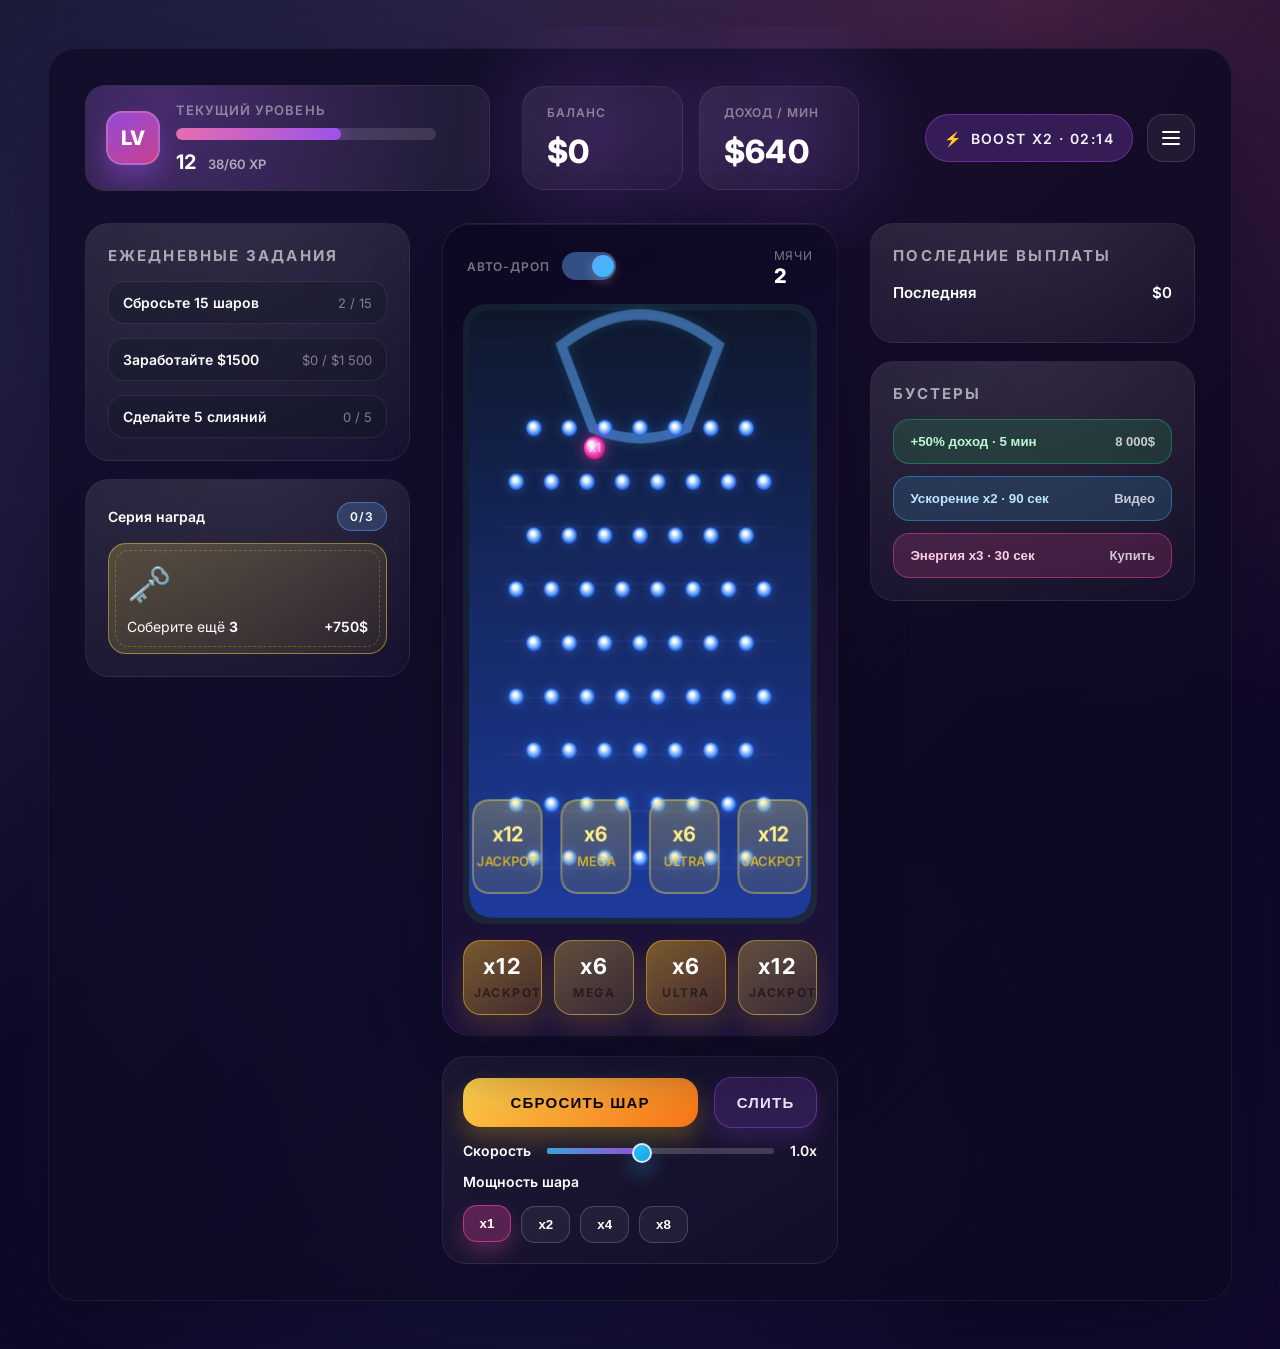
<file: assets/coin-drop-game.html>
<!DOCTYPE html>
<html lang="ru">
  <head>
    <meta charset="UTF-8" />
    <title>Coin Drop Deluxe</title>
    <style>
      @import url("https://fonts.googleapis.com/css2?family=Inter:wght@500;600;700;800&display=swap");

      :root {
        color-scheme: dark;
        font-family: "Inter", "Helvetica Neue", Arial, sans-serif;
        --bg-1: #09051a;
        --bg-2: #120a2e;
        --bg-3: #1b103e;
        --accent: #f97316;
        --accent-soft: rgba(249, 115, 22, 0.24);
        --primary: #a855f7;
        --primary-strong: #c084fc;
        --primary-soft: rgba(168, 85, 247, 0.2);
        --card: rgba(255, 255, 255, 0.06);
        --card-strong: rgba(255, 255, 255, 0.1);
        --border: rgba(255, 255, 255, 0.08);
        --text-dim: rgba(255, 255, 255, 0.6);
        --text-soft: rgba(255, 255, 255, 0.44);
      }

      * {
        box-sizing: border-box;
      }

      body {
        margin: 0;
        min-height: 100vh;
        display: flex;
        align-items: center;
        justify-content: center;
        background: radial-gradient(circle at 20% 20%, rgba(148, 163, 255, 0.25), transparent 55%),
          radial-gradient(circle at 80% 0%, rgba(244, 114, 182, 0.25), transparent 45%),
          radial-gradient(circle at 40% 80%, rgba(59, 130, 246, 0.18), transparent 40%),
          linear-gradient(160deg, var(--bg-1), var(--bg-2));
        color: #fff;
        padding: 48px clamp(16px, 4vw, 48px);
        overflow-x: hidden;
      }

      body::before {
        content: "";
        position: fixed;
        inset: 0;
        background-image: radial-gradient(rgba(255, 255, 255, 0.06) 1px, transparent 0);
        background-size: 40px 40px;
        opacity: 0.5;
        pointer-events: none;
      }

      .scene {
        width: min(1200px, 100%);
        display: flex;
        justify-content: center;
      }

      .frame {
        width: 100%;
        backdrop-filter: blur(20px);
        background: linear-gradient(135deg, rgba(17, 12, 40, 0.9), rgba(13, 8, 32, 0.82));
        border-radius: 28px;
        border: 1px solid rgba(255, 255, 255, 0.06);
        box-shadow: 0 40px 120px rgba(12, 8, 32, 0.65);
        padding: clamp(24px, 3vw, 36px);
        display: flex;
        flex-direction: column;
        gap: clamp(20px, 3vw, 32px);
      }

      .top-bar {
        display: grid;
        grid-template-columns: minmax(0, 1.2fr) minmax(0, 1fr) minmax(0, 0.9fr);
        align-items: center;
        gap: clamp(16px, 3vw, 32px);
      }

      .profile-card {
        display: flex;
        align-items: center;
        gap: 16px;
        padding: 16px 20px;
        background: var(--card);
        border-radius: 20px;
        border: 1px solid var(--border);
        position: relative;
        overflow: hidden;
      }

      .profile-card::after {
        content: "";
        position: absolute;
        inset: -120px;
        background: radial-gradient(circle at 30% 40%, rgba(168, 85, 247, 0.28), transparent 60%);
        z-index: 0;
      }

      .profile-avatar {
        width: 54px;
        height: 54px;
        border-radius: 16px;
        background: linear-gradient(145deg, rgba(168, 85, 247, 0.8), rgba(236, 72, 153, 0.8));
        border: 2px solid rgba(255, 255, 255, 0.18);
        display: grid;
        place-items: center;
        font-weight: 800;
        font-size: 20px;
        position: relative;
        z-index: 1;
        box-shadow: 0 14px 24px rgba(168, 85, 247, 0.35);
      }

      .profile-info {
        display: flex;
        flex-direction: column;
        gap: 10px;
        z-index: 1;
      }

      .label {
        font-size: 13px;
        font-weight: 600;
        letter-spacing: 0.08em;
        text-transform: uppercase;
        color: var(--text-soft);
      }

      .level-track {
        width: clamp(180px, 28vw, 260px);
        height: 12px;
        border-radius: 999px;
        background: rgba(255, 255, 255, 0.12);
        overflow: hidden;
        position: relative;
      }

      .level-progress {
        position: absolute;
        inset: 0;
        width: 32%;
        border-radius: inherit;
        background: linear-gradient(90deg, rgba(244, 114, 182, 0.9), rgba(168, 85, 247, 0.9));
        box-shadow: 0 0 16px rgba(168, 85, 247, 0.6);
      }

      .level-meta {
        display: flex;
        align-items: baseline;
        gap: 12px;
        font-weight: 600;
      }

      .level-meta span {
        color: var(--text-dim);
        font-size: 13px;
      }

      .level-meta strong {
        font-size: 20px;
        font-weight: 700;
        color: #fff;
      }

      .summary {
        display: grid;
        grid-template-columns: repeat(2, minmax(0, 1fr));
        gap: 16px;
      }

      .summary-card {
        padding: 18px 24px;
        border-radius: 22px;
        background: linear-gradient(140deg, rgba(255, 255, 255, 0.08), rgba(255, 255, 255, 0.02));
        border: 1px solid rgba(255, 255, 255, 0.08);
        display: flex;
        flex-direction: column;
        gap: 12px;
        position: relative;
      }

      .summary-card::after {
        content: "";
        position: absolute;
        inset: -60%;
        background: radial-gradient(circle at 50% 50%, rgba(168, 85, 247, 0.18), transparent 70%);
        z-index: 0;
      }

      .summary-label {
        font-size: 12px;
        font-weight: 600;
        letter-spacing: 0.08em;
        color: var(--text-soft);
        text-transform: uppercase;
        position: relative;
        z-index: 1;
      }

      .summary-value {
        font-size: clamp(26px, 3vw, 32px);
        font-weight: 800;
        color: #fff;
        letter-spacing: 0.01em;
        position: relative;
        z-index: 1;
      }

      .top-actions {
        display: flex;
        justify-content: flex-end;
        gap: 14px;
      }

      .chip {
        padding: 12px 18px;
        border-radius: 999px;
        font-weight: 600;
        font-size: 14px;
        display: inline-flex;
        align-items: center;
        gap: 8px;
        background: rgba(168, 85, 247, 0.22);
        border: 1px solid rgba(168, 85, 247, 0.4);
        color: #f5f3ff;
        text-transform: uppercase;
        letter-spacing: 0.1em;
      }

      .chip::before {
        content: "⚡";
      }

      .icon-button {
        width: 48px;
        height: 48px;
        border-radius: 16px;
        border: 1px solid rgba(255, 255, 255, 0.12);
        background: rgba(255, 255, 255, 0.06);
        display: grid;
        place-items: center;
        cursor: pointer;
        position: relative;
        transition: transform 0.15s ease, background 0.15s ease;
      }

      .icon-button::before,
      .icon-button::after,
      .icon-button span {
        content: "";
        width: 18px;
        height: 2px;
        background: #fff;
        border-radius: 999px;
        transition: transform 0.3s ease, opacity 0.3s ease;
      }

      .icon-button span {
        position: relative;
        display: block;
      }

      .icon-button::before {
        position: absolute;
        top: 16px;
      }

      .icon-button::after {
        position: absolute;
        bottom: 16px;
      }

      .icon-button:hover {
        transform: translateY(-2px);
        background: rgba(255, 255, 255, 0.1);
      }

      .content {
        display: grid;
        grid-template-columns: minmax(220px, 0.9fr) minmax(380px, 1.1fr) minmax(220px, 0.9fr);
        gap: clamp(16px, 3vw, 32px);
      }

      .panel {
        display: flex;
        flex-direction: column;
        gap: 18px;
      }

      .card {
        background: linear-gradient(150deg, rgba(255, 255, 255, 0.07), rgba(255, 255, 255, 0.02));
        border: 1px solid rgba(255, 255, 255, 0.08);
        border-radius: 24px;
        padding: 22px;
        display: flex;
        flex-direction: column;
        gap: 16px;
        position: relative;
        overflow: hidden;
      }

      .card::after {
        content: "";
        position: absolute;
        inset: -120px;
        background: radial-gradient(circle at 50% 20%, rgba(255, 255, 255, 0.12), transparent 70%);
        opacity: 0.6;
        pointer-events: none;
      }

      .card-title {
        font-size: 15px;
        letter-spacing: 0.14em;
        text-transform: uppercase;
        font-weight: 700;
        color: var(--text-dim);
      }

      .mission-list {
        list-style: none;
        margin: 0;
        padding: 0;
        display: flex;
        flex-direction: column;
        gap: 14px;
        position: relative;
        z-index: 1;
      }

      .mission-item {
        display: flex;
        align-items: center;
        justify-content: space-between;
        gap: 12px;
        padding: 12px 14px;
        border-radius: 16px;
        background: rgba(17, 24, 39, 0.38);
        border: 1px solid rgba(255, 255, 255, 0.08);
      }

      .mission-item.completed {
        background: rgba(59, 130, 246, 0.28);
        border-color: rgba(59, 130, 246, 0.42);
      }

      .mission-item.completed .mission-progress {
        color: rgba(255, 255, 255, 0.8);
      }

      .mission-name {
        font-weight: 600;
        font-size: 14px;
      }

      .mission-progress {
        font-size: 13px;
        color: var(--text-soft);
      }

      .collection-card {
        gap: 12px;
      }

      .collection-card .card-header {
        display: flex;
        justify-content: space-between;
        align-items: center;
        font-weight: 600;
        font-size: 14px;
        position: relative;
        z-index: 1;
      }

      .tag {
        padding: 6px 12px;
        border-radius: 999px;
        background: rgba(96, 165, 250, 0.22);
        border: 1px solid rgba(96, 165, 250, 0.5);
        font-size: 12px;
        letter-spacing: 0.08em;
        text-transform: uppercase;
      }

      .chest {
        position: relative;
        z-index: 1;
        border-radius: 18px;
        padding: 18px;
        background: linear-gradient(145deg, rgba(253, 224, 71, 0.22), rgba(250, 204, 21, 0.08));
        border: 1px solid rgba(253, 224, 71, 0.45);
        display: flex;
        flex-direction: column;
        gap: 12px;
      }

      .chest::before {
        content: "";
        position: absolute;
        inset: 6px;
        border-radius: 14px;
        border: 1px dashed rgba(253, 224, 71, 0.5);
        opacity: 0.5;
      }

      .chest-icon {
        font-size: 36px;
        align-self: flex-start;
      }

      .chest-info {
        display: flex;
        justify-content: space-between;
        align-items: center;
        font-size: 14px;
      }

      .playfield {
        display: flex;
        flex-direction: column;
        gap: 20px;
      }

      .board-shell {
        background: linear-gradient(160deg, rgba(13, 8, 32, 0.9), rgba(32, 21, 63, 0.92));
        border-radius: 28px;
        padding: 20px;
        border: 1px solid rgba(255, 255, 255, 0.06);
        box-shadow: inset 0 1px 0 rgba(255, 255, 255, 0.08), 0 22px 60px rgba(13, 8, 32, 0.6);
        position: relative;
        display: flex;
        flex-direction: column;
        gap: 16px;
      }

      .board-header {
        display: flex;
        justify-content: space-between;
        align-items: center;
        padding: 0 4px;
      }

      .board-header .small-label {
        font-size: 12px;
        letter-spacing: 0.08em;
        text-transform: uppercase;
        color: var(--text-soft);
      }

      .switch {
        position: relative;
        width: 54px;
        height: 28px;
      }

      .switch input {
        display: none;
      }

      .switch-label {
        display: inline-flex;
        align-items: center;
        gap: 12px;
        font-weight: 600;
      }

      .switch-track {
        position: absolute;
        inset: 0;
        border-radius: 999px;
        background: rgba(255, 255, 255, 0.16);
        transition: background 0.2s ease;
      }

      .switch-thumb {
        position: absolute;
        top: 3px;
        left: 4px;
        width: 22px;
        height: 22px;
        border-radius: 50%;
        background: #fff;
        box-shadow: 0 4px 12px rgba(255, 255, 255, 0.22);
        transition: transform 0.25s cubic-bezier(0.4, 0, 0.2, 1);
      }

      .switch input:checked + .switch-track {
        background: rgba(96, 165, 250, 0.45);
      }

      .switch input:checked + .switch-track + .switch-thumb {
        transform: translateX(26px);
        background: linear-gradient(145deg, #60a5fa, #38bdf8);
      }

      canvas {
        width: min(420px, 100%);
        height: 620px;
        border-radius: 24px;
        display: block;
        background: radial-gradient(circle at 50% 0%, rgba(56, 189, 248, 0.08), transparent 65%),
          linear-gradient(160deg, rgba(17, 24, 39, 0.96), rgba(30, 41, 59, 0.94));
        touch-action: none;
      }

      .slots {
        display: grid;
        grid-template-columns: repeat(4, minmax(0, 1fr));
        gap: 12px;
      }

      .slot {
        padding: 12px 10px 14px;
        border-radius: 18px;
        background: linear-gradient(145deg, rgba(252, 211, 77, 0.32), rgba(250, 204, 21, 0.12));
        border: 1px solid rgba(253, 224, 71, 0.42);
        text-align: center;
        box-shadow: 0 12px 24px rgba(234, 179, 8, 0.16);
        display: flex;
        flex-direction: column;
        gap: 6px;
        font-weight: 700;
      }

      .slot:nth-child(odd) {
        background: linear-gradient(145deg, rgba(251, 191, 36, 0.42), rgba(245, 158, 11, 0.18));
        border-color: rgba(251, 191, 36, 0.5);
      }

      .slot-multiplier {
        font-size: 22px;
        letter-spacing: 0.06em;
      }

      .slot-label {
        font-size: 12px;
        letter-spacing: 0.12em;
        color: rgba(0, 0, 0, 0.5);
        text-transform: uppercase;
      }

      .control-panel {
        display: flex;
        flex-direction: column;
        gap: 14px;
        padding: 20px;
        border-radius: 24px;
        background: linear-gradient(150deg, rgba(255, 255, 255, 0.06), rgba(255, 255, 255, 0.02));
        border: 1px solid rgba(255, 255, 255, 0.08);
      }

      .control-row {
        display: flex;
        align-items: center;
        gap: 16px;
      }

      .control-row:first-child {
        justify-content: space-between;
      }

      .primary,
      .secondary {
        border: none;
        border-radius: 18px;
        padding: 16px 26px;
        font-weight: 700;
        font-size: 15px;
        letter-spacing: 0.08em;
        text-transform: uppercase;
        cursor: pointer;
        transition: transform 0.18s ease, box-shadow 0.18s ease;
      }

      .primary {
        flex: 1;
        color: #0b0616;
        background: linear-gradient(145deg, #fcd34d, #f97316);
        box-shadow: 0 12px 24px rgba(234, 179, 8, 0.28);
      }

      .primary:active {
        transform: translateY(1px);
        box-shadow: 0 8px 16px rgba(234, 179, 8, 0.24);
      }

      .secondary {
        padding: 16px 22px;
        background: rgba(168, 85, 247, 0.18);
        color: #f3e8ff;
        border: 1px solid rgba(168, 85, 247, 0.4);
        box-shadow: 0 12px 24px rgba(168, 85, 247, 0.18);
      }

      .secondary:active {
        transform: translateY(1px);
      }

      .slider-row {
        justify-content: space-between;
      }

      .slider-row span {
        font-size: 14px;
        font-weight: 600;
      }

      .slider {
        flex: 1;
        position: relative;
        height: 6px;
        background: rgba(255, 255, 255, 0.18);
        border-radius: 999px;
      }

      .slider input[type="range"] {
        -webkit-appearance: none;
        appearance: none;
        width: 100%;
        height: 6px;
        background: transparent;
        position: absolute;
        inset: 0;
      }

      .slider input[type="range"]::-webkit-slider-thumb {
        -webkit-appearance: none;
        appearance: none;
        width: 20px;
        height: 20px;
        border-radius: 50%;
        background: linear-gradient(145deg, #38bdf8, #0ea5e9);
        border: 2px solid rgba(255, 255, 255, 0.8);
        box-shadow: 0 10px 20px rgba(56, 189, 248, 0.35);
        cursor: pointer;
      }

      .slider input[type="range"]::-moz-range-thumb {
        width: 20px;
        height: 20px;
        border-radius: 50%;
        background: linear-gradient(145deg, #38bdf8, #0ea5e9);
        border: 2px solid rgba(255, 255, 255, 0.8);
        box-shadow: 0 10px 20px rgba(56, 189, 248, 0.35);
        cursor: pointer;
      }

      .slider-fill {
        position: absolute;
        inset: 0;
        background: linear-gradient(90deg, rgba(56, 189, 248, 0.8), rgba(168, 85, 247, 0.8));
        border-radius: inherit;
        transform-origin: left center;
        pointer-events: none;
      }

      .power-row {
        flex-wrap: wrap;
        align-items: flex-start;
      }

      .row-label {
        font-size: 14px;
        font-weight: 600;
      }

      .chip-group {
        display: flex;
        gap: 10px;
        flex-wrap: wrap;
      }

      .chip-button {
        padding: 10px 16px;
        border-radius: 14px;
        border: 1px solid rgba(255, 255, 255, 0.18);
        background: rgba(255, 255, 255, 0.05);
        color: #fff;
        font-weight: 600;
        cursor: pointer;
        transition: background 0.15s ease, border 0.15s ease, transform 0.15s ease;
      }

      .chip-button.active {
        background: rgba(236, 72, 153, 0.3);
        border-color: rgba(236, 72, 153, 0.65);
        box-shadow: 0 10px 20px rgba(236, 72, 153, 0.28);
        transform: translateY(-1px);
      }

      .income-card {
        gap: 18px;
      }

      .payout-line {
        display: flex;
        justify-content: space-between;
        font-weight: 600;
        font-size: 15px;
        position: relative;
        z-index: 1;
      }

      .payout-history {
        display: flex;
        flex-direction: column;
        gap: 12px;
        position: relative;
        z-index: 1;
      }

      .history-item {
        display: flex;
        justify-content: space-between;
        align-items: center;
        padding: 10px 14px;
        border-radius: 14px;
        border: 1px solid rgba(255, 255, 255, 0.08);
        background: rgba(15, 23, 42, 0.35);
        font-size: 13px;
      }

      .history-item strong {
        font-size: 15px;
        color: #fcd34d;
        letter-spacing: 0.02em;
      }

      .booster-list {
        display: flex;
        flex-direction: column;
        gap: 12px;
        position: relative;
        z-index: 1;
      }

      .booster {
        border: none;
        display: flex;
        justify-content: space-between;
        align-items: center;
        padding: 14px 16px;
        border-radius: 16px;
        background: rgba(34, 197, 94, 0.16);
        border: 1px solid rgba(34, 197, 94, 0.4);
        color: #bbf7d0;
        font-weight: 600;
        cursor: pointer;
        transition: transform 0.15s ease, box-shadow 0.15s ease;
      }

      .booster:nth-child(2) {
        background: rgba(56, 189, 248, 0.16);
        border-color: rgba(56, 189, 248, 0.4);
        color: #bae6fd;
      }

      .booster:nth-child(3) {
        background: rgba(236, 72, 153, 0.18);
        border-color: rgba(236, 72, 153, 0.48);
        color: #fbcfe8;
      }

      .booster:active {
        transform: translateY(1px);
      }

      .booster span:last-child {
        font-size: 13px;
        color: rgba(255, 255, 255, 0.75);
      }

      .value-text {
        font-size: 14px;
        font-weight: 600;
      }

      .coin-pop {
        position: absolute;
        pointer-events: none;
        font-weight: 700;
        color: #fcd34d;
        text-shadow: 0 6px 16px rgba(250, 204, 21, 0.48);
        opacity: 0;
        transform: translateY(0);
        animation: floatUp 0.8s ease-out forwards;
      }

      @keyframes floatUp {
        0% {
          opacity: 0;
          transform: translate(-50%, 10px);
        }
        20% {
          opacity: 1;
        }
        100% {
          opacity: 0;
          transform: translate(-50%, -40px);
        }
      }

      @media (max-width: 1080px) {
        .top-bar {
          grid-template-columns: 1fr;
        }

        .top-actions {
          justify-content: flex-start;
        }

        .content {
          grid-template-columns: 1fr;
        }

        .panel {
          flex-direction: row;
          overflow-x: auto;
        }

        .panel .card {
          min-width: 260px;
          flex: 1;
        }

        .playfield {
          order: -1;
        }
      }

      @media (max-width: 720px) {
        body {
          padding: 24px 12px 64px;
        }

        .frame {
          padding: 20px 16px 28px;
        }

        .panel {
          flex-direction: column;
        }

        canvas {
          height: 520px;
        }
      }
    </style>
  </head>
  <body>
    <div class="scene">
      <div class="frame">
        <header class="top-bar">
          <div class="profile-card">
            <div class="profile-avatar">LV</div>
            <div class="profile-info">
              <span class="label">Текущий уровень</span>
              <div class="level-track">
                <div class="level-progress" id="levelProgress"></div>
              </div>
              <div class="level-meta">
                <strong id="levelValue">12</strong>
                <span><span id="xpValue">38</span>/<span id="xpTarget">60</span> XP</span>
              </div>
            </div>
          </div>
          <div class="summary">
            <div class="summary-card">
              <span class="summary-label">Баланс</span>
              <span class="summary-value" id="balanceLarge">$0</span>
            </div>
            <div class="summary-card">
              <span class="summary-label">Доход / мин</span>
              <span class="summary-value" id="incomeValue">$120</span>
            </div>
          </div>
          <div class="top-actions">
            <div class="chip">BOOST x2 · 02:14</div>
            <button class="icon-button" aria-label="Меню">
              <span></span>
            </button>
          </div>
        </header>

        <div class="content">
          <aside class="panel panel-left">
            <div class="card mission-card">
              <div class="card-title">Ежедневные задания</div>
              <ul class="mission-list" id="missionList"></ul>
            </div>
            <div class="card collection-card">
              <div class="card-header">
                <span>Серия наград</span>
                <span class="tag" id="streakTag">2/5</span>
              </div>
              <div class="chest">
                <div class="chest-icon">🗝️</div>
                <div class="chest-info">
                  <span>Соберите ещё <strong id="streakRemaining">3</strong></span>
                  <span class="value-text">+750$</span>
                </div>
              </div>
            </div>
          </aside>

          <section class="playfield">
            <div class="board-shell">
              <div class="board-header">
                <div class="switch-label">
                  <span class="small-label">Авто-дроп</span>
                  <label class="switch">
                    <input type="checkbox" id="autoToggle" checked />
                    <span class="switch-track"></span>
                    <span class="switch-thumb"></span>
                  </label>
                </div>
                <div>
                  <span class="small-label">Мячи</span>
                  <div class="summary-value" id="ballCounter" style="font-size: 20px;">0</div>
                </div>
              </div>
              <canvas id="board" width="360" height="600"></canvas>
              <div class="slots" id="slotLabels"></div>
            </div>

            <div class="control-panel">
              <div class="control-row">
                <button class="primary" id="dropButton">Сбросить шар</button>
                <button class="secondary" id="mergeButton">Слить</button>
              </div>
              <div class="control-row slider-row">
                <span>Скорость</span>
                <div class="slider">
                  <div class="slider-fill" id="speedFill"></div>
                  <input type="range" id="speedRange" min="0.6" max="1.6" step="0.1" value="1" />
                </div>
                <span class="value-text" id="speedValue">1.0x</span>
              </div>
              <div class="control-row power-row">
                <span class="row-label">Мощность шара</span>
                <div class="chip-group" id="powerChips"></div>
              </div>
            </div>
          </section>

          <aside class="panel panel-right">
            <div class="card income-card">
              <div class="card-title">Последние выплаты</div>
              <div class="payout-line">
                <span>Последняя</span>
                <span id="lastPayout">$0</span>
              </div>
              <div class="payout-history" id="payoutHistory"></div>
            </div>
            <div class="card booster-card">
              <div class="card-title">Бустеры</div>
              <div class="booster-list">
                <button class="booster" data-boost="income">
                  <span>+50% доход · 5 мин</span>
                  <span>8 000$</span>
                </button>
                <button class="booster" data-boost="speed">
                  <span>Ускорение x2 · 90 сек</span>
                  <span>Видео</span>
                </button>
                <button class="booster" data-boost="power">
                  <span>Энергия x3 · 30 сек</span>
                  <span>Купить</span>
                </button>
              </div>
            </div>
          </aside>
        </div>
      </div>
    </div>

    <script>
      const canvas = document.getElementById('board');
      const ctx = canvas.getContext('2d');
      const width = canvas.width;
      const height = canvas.height;

      const missions = [
        { id: 'drops', title: 'Сбросьте 15 шаров', progress: 0, goal: 15 },
        { id: 'earn', title: 'Заработайте $1500', progress: 0, goal: 1500 },
        { id: 'merge', title: 'Сделайте 5 слияний', progress: 0, goal: 5 },
      ];

      const slotConfig = [
        { label: 'JACKPOT', multiplier: 12 },
        { label: 'MEGA', multiplier: 6 },
        { label: 'ULTRA', multiplier: 6 },
        { label: 'JACKPOT', multiplier: 12 },
      ];

      const powerOptions = [1, 2, 4, 8];

      const state = {
        score: 0,
        level: 12,
        xp: 38,
        xpTarget: 60,
        autoDrop: true,
        dropPower: powerOptions[0],
        dropSpeed: 1,
        lastDrop: 0,
        autoDropInterval: 1500,
        baseIncomePerMinute: 640,
        payouts: [],
        mergeCount: 0,
      };

      const pegs = [];
      const balls = [];
      const floatingTexts = [];

      const gravity = 0.22;
      const pegRadius = 8;
      const ballRadius = 11;
      const damping = 0.78;

      function roundRectPath(context, x, y, w, h, r) {
        const radius = Math.min(r, w / 2, h / 2);
        context.beginPath();
        context.moveTo(x + radius, y);
        context.lineTo(x + w - radius, y);
        context.quadraticCurveTo(x + w, y, x + w, y + radius);
        context.lineTo(x + w, y + h - radius);
        context.quadraticCurveTo(x + w, y + h, x + w - radius, y + h);
        context.lineTo(x + radius, y + h);
        context.quadraticCurveTo(x, y + h, x, y + h - radius);
        context.lineTo(x, y + radius);
        context.quadraticCurveTo(x, y, x + radius, y);
        context.closePath();
      }

      function buildPegs() {
        pegs.length = 0;
        const rows = 9;
        const cols = 9;
        const startY = 120;
        const spacingY = 52;
        const spacingX = 36;
        const offsetX = width / 2 - ((cols - 1) * spacingX) / 2;

        for (let row = 0; row < rows; row++) {
          const y = startY + row * spacingY;
          for (let col = 0; col < cols; col++) {
            const xOffset = row % 2 === 0 ? 0 : spacingX / 2;
            const x = offsetX + col * spacingX + xOffset;
            if (x > 40 && x < width - 40) {
              pegs.push({ x, y });
            }
          }
        }
      }

      function spawnBall(x = width / 2, power = state.dropPower) {
        const safeMargin = ballRadius + 4;
        const clampedX = Math.max(safeMargin, Math.min(width - safeMargin, x));
        balls.push({
          x: clampedX,
          y: 60,
          vx: (Math.random() - 0.5) * 1.4,
          vy: 1,
          power,
          hue: 260 + Math.random() * 60,
        });
        missions[0].progress = Math.min(missions[0].progress + 1, missions[0].goal);
        updateMissionUI();
        updateBallCounter();
      }

      function manualDrop(x = width / 2 + (Math.random() - 0.5) * 80) {
        spawnBall(x);
        state.lastDrop = performance.now();
      }

      function mergeTopBalls() {
        if (balls.length < 2) return;
        balls.sort((a, b) => b.power - a.power);
        const [primary, secondary] = balls;
        primary.power += secondary.power;
        balls.splice(1, 1);
        state.mergeCount += 1;
        missions[2].progress = Math.min(state.mergeCount, missions[2].goal);
        pushPayout(primary.power * 15, primary.x, primary.y);
        updateMissionUI();
        updateBallCounter();
      }

      function pushPayout(amount, x, y) {
        state.score += amount;
        missions[1].progress = Math.min(missions[1].progress + amount, missions[1].goal);
        state.payouts.unshift({ amount, timestamp: Date.now() });
        if (state.payouts.length > 6) state.payouts.pop();
        updateScoreUI();
        updateMissionUI();
        spawnFloatingText(amount, x, y);
      }

      function spawnFloatingText(amount, x, y) {
        floatingTexts.push({
          text: `+$${amount.toLocaleString('ru-RU')}`,
          x,
          y,
          life: 60,
        });
      }

      function updateBallCounter() {
        document.getElementById('ballCounter').textContent = balls.length;
      }

      function updateScoreUI() {
        const balanceLarge = document.getElementById('balanceLarge');
        balanceLarge.textContent = `$${state.score.toLocaleString('ru-RU')}`;
        document.getElementById('lastPayout').textContent =
          state.payouts.length > 0
            ? `$${state.payouts[0].amount.toLocaleString('ru-RU')}`
            : '$0';
        const history = document.getElementById('payoutHistory');
        history.innerHTML = '';
        state.payouts.forEach((payout, index) => {
          const item = document.createElement('div');
          item.className = 'history-item';
          const secondsAgo = Math.floor((Date.now() - payout.timestamp) / 1000);
          item.innerHTML = `<span>${index + 1} место · ${secondsAgo}s назад</span><strong>+$${payout.amount.toLocaleString('ru-RU')}</strong>`;
          history.appendChild(item);
        });
        updateLevel();
      }

      function updateLevel() {
        const levelProgressEl = document.getElementById('levelProgress');
        const xpValue = document.getElementById('xpValue');
        const xpTarget = document.getElementById('xpTarget');
        const levelValue = document.getElementById('levelValue');

        while (state.xp >= state.xpTarget) {
          state.xp -= state.xpTarget;
          state.level += 1;
          state.xpTarget = Math.round(state.xpTarget * 1.2 + 10);
        }

        levelValue.textContent = state.level;
        xpValue.textContent = state.xp;
        xpTarget.textContent = state.xpTarget;
        const progress = Math.min(1, state.xp / state.xpTarget);
        levelProgressEl.style.width = `${progress * 100}%`;
      }

      function updateMissionUI() {
        const missionList = document.getElementById('missionList');
        missionList.innerHTML = '';
        missions.forEach((mission) => {
          const li = document.createElement('li');
          li.className = 'mission-item';
          const completed = mission.progress >= mission.goal;
          if (completed) {
            li.classList.add('completed');
          }
          const progressText =
            mission.id === 'earn'
              ? `$${Math.min(mission.progress, mission.goal).toLocaleString('ru-RU')} / $${mission.goal.toLocaleString('ru-RU')}`
              : `${Math.min(mission.progress, mission.goal)} / ${mission.goal}`;
          li.innerHTML = `
            <div class="mission-name">${mission.title}</div>
            <div class="mission-progress">${progressText}</div>
          `;
          missionList.appendChild(li);
        });

        const completed = missions.filter((mission) => mission.progress >= mission.goal).length;
        const streakTag = document.getElementById('streakTag');
        const streakRemaining = document.getElementById('streakRemaining');
        streakTag.textContent = `${completed}/${missions.length}`;
        streakRemaining.textContent = Math.max(0, missions.length - completed);
      }

      function updateSlotLabels() {
        const slotContainer = document.getElementById('slotLabels');
        slotContainer.innerHTML = '';
        slotConfig.forEach((slot) => {
          const div = document.createElement('div');
          div.className = 'slot';
          div.innerHTML = `
            <span class="slot-multiplier">x${slot.multiplier}</span>
            <span class="slot-label">${slot.label}</span>
          `;
          slotContainer.appendChild(div);
        });
      }

      function updatePowerChips() {
        const container = document.getElementById('powerChips');
        container.innerHTML = '';
        powerOptions.forEach((power) => {
          const button = document.createElement('button');
          button.className = 'chip-button';
          button.textContent = `x${power}`;
          if (power === state.dropPower) {
            button.classList.add('active');
          }
          button.addEventListener('click', () => {
            state.dropPower = power;
            updatePowerChips();
          });
          container.appendChild(button);
        });
      }

      function updateSpeed(value) {
        const multiplier = Number(value);
        state.dropSpeed = multiplier;
        document.getElementById('speedValue').textContent = `${multiplier.toFixed(1)}x`;
        const ratio = (multiplier - 0.6) / (1.6 - 0.6);
        document.getElementById('speedFill').style.transform = `scaleX(${Math.max(0.08, ratio)})`;
        const incomeValue = document.getElementById('incomeValue');
        const income = Math.round(state.baseIncomePerMinute * state.dropSpeed);
        incomeValue.textContent = `$${income.toLocaleString('ru-RU')}`;
      }

      function handleSlotCollision(ball) {
        const slotWidth = width / slotConfig.length;
        const index = Math.min(slotConfig.length - 1, Math.max(0, Math.floor(ball.x / slotWidth)));
        const slot = slotConfig[index];
        const reward = Math.round(ball.power * slot.multiplier * 25);
        state.xp += Math.round(reward / 40);
        pushPayout(reward, ball.x, height - 110);
      }

      function updateBalls(deltaTime) {
        const timeScale = deltaTime * state.dropSpeed;
        for (const ball of balls) {
          ball.vy += gravity * timeScale;
          ball.x += ball.vx * timeScale;
          ball.y += ball.vy * timeScale;

          if (ball.x < ballRadius || ball.x > width - ballRadius) {
            ball.vx *= -damping;
            ball.x = Math.max(ballRadius, Math.min(width - ballRadius, ball.x));
          }

          if (ball.y > height - 110 && ball._scored !== true) {
            handleSlotCollision(ball);
            ball._scored = true;
          }

          for (const peg of pegs) {
            const dx = ball.x - peg.x;
            const dy = ball.y - peg.y;
            const dist = Math.hypot(dx, dy);
            if (dist < pegRadius + ballRadius) {
              const angle = Math.atan2(dy, dx);
              const speed = Math.max(2.6, Math.min(4.8, Math.hypot(ball.vx, ball.vy)));
              ball.vx = Math.cos(angle) * speed;
              ball.vy = Math.sin(angle) * speed;
              ball.x = peg.x + Math.cos(angle) * (pegRadius + ballRadius + 0.1);
              ball.y = peg.y + Math.sin(angle) * (pegRadius + ballRadius + 0.1);
            }
          }
        }

        for (let i = balls.length - 1; i >= 0; i--) {
          if (balls[i].y > height + 80) {
            balls.splice(i, 1);
            updateBallCounter();
          }
        }
      }

      function updateFloatingTexts() {
        for (const text of floatingTexts) {
          text.life -= 1;
          text.y -= 0.8;
        }
        for (let i = floatingTexts.length - 1; i >= 0; i--) {
          if (floatingTexts[i].life <= 0) {
            floatingTexts.splice(i, 1);
          }
        }
      }

      function drawBackground() {
        ctx.clearRect(0, 0, width, height);

        ctx.save();
        roundRectPath(ctx, 6, 6, width - 12, height - 12, 26);
        const gradient = ctx.createLinearGradient(0, 0, 0, height);
        gradient.addColorStop(0, 'rgba(15, 23, 42, 0.95)');
        gradient.addColorStop(1, 'rgba(30, 64, 175, 0.85)');
        ctx.fillStyle = gradient;
        ctx.fill();
        ctx.restore();

        ctx.save();
        ctx.globalAlpha = 0.25;
        ctx.fillStyle = 'rgba(148, 163, 255, 0.2)';
        for (let i = 0; i < 8; i++) {
          const y = 160 + i * 55;
          ctx.fillRect(40, y, width - 80, 2);
        }
        ctx.restore();
      }

      function drawFunnel() {
        ctx.save();
        ctx.strokeStyle = 'rgba(96, 165, 250, 0.5)';
        ctx.lineWidth = 10;
        ctx.lineCap = 'round';
        ctx.shadowColor = 'rgba(56, 189, 248, 0.35)';
        ctx.shadowBlur = 12;
        ctx.beginPath();
        ctx.moveTo(width / 2 - 80, 40);
        ctx.quadraticCurveTo(width / 2, -20, width / 2 + 80, 40);
        ctx.lineTo(width / 2 + 48, 120);
        ctx.quadraticCurveTo(width / 2, 140, width / 2 - 48, 120);
        ctx.closePath();
        ctx.stroke();
        ctx.restore();
      }

      function drawPegs() {
        ctx.save();
        ctx.shadowColor = 'rgba(59, 130, 246, 0.45)';
        ctx.shadowBlur = 10;
        for (const peg of pegs) {
          const gradient = ctx.createRadialGradient(peg.x - 1, peg.y - 2, 2, peg.x, peg.y, pegRadius);
          gradient.addColorStop(0, '#f9fafb');
          gradient.addColorStop(0.6, '#60a5fa');
          gradient.addColorStop(1, '#1d4ed8');
          ctx.fillStyle = gradient;
          ctx.beginPath();
          ctx.arc(peg.x, peg.y, pegRadius, 0, Math.PI * 2);
          ctx.fill();
        }
        ctx.restore();
      }

      function drawBalls() {
        for (const ball of balls) {
          const gradient = ctx.createRadialGradient(ball.x - 4, ball.y - 4, 2, ball.x, ball.y, ballRadius);
          gradient.addColorStop(0, '#fff7ed');
          gradient.addColorStop(0.6, `hsl(${ball.hue}, 85%, 64%)`);
          gradient.addColorStop(1, `hsl(${ball.hue + 20}, 82%, 45%)`);
          ctx.save();
          ctx.shadowBlur = 14;
          ctx.shadowColor = `hsla(${ball.hue}, 90%, 60%, 0.6)`;
          ctx.fillStyle = gradient;
          ctx.beginPath();
          ctx.arc(ball.x, ball.y, ballRadius, 0, Math.PI * 2);
          ctx.fill();
          ctx.restore();
          ctx.save();
          ctx.fillStyle = 'rgba(255, 255, 255, 0.65)';
          ctx.font = 'bold 12px Inter';
          ctx.textAlign = 'center';
          ctx.fillText(`x${ball.power}`, ball.x, ball.y + 4);
          ctx.restore();
        }
      }

      function drawSlotAreas() {
        const slotWidth = width / slotConfig.length;
        for (let i = 0; i < slotConfig.length; i++) {
          const slot = slotConfig[i];
          const x = i * slotWidth + 10;
          const y = height - 120;
          ctx.save();
          roundRectPath(ctx, x, y, slotWidth - 20, 90, 18);
          const gradient = ctx.createLinearGradient(0, y, 0, y + 90);
          gradient.addColorStop(0, 'rgba(253, 224, 71, 0.28)');
          gradient.addColorStop(1, 'rgba(234, 179, 8, 0.12)');
          ctx.fillStyle = gradient;
          ctx.fill();
          ctx.lineWidth = 2;
          ctx.strokeStyle = 'rgba(253, 224, 71, 0.4)';
          ctx.stroke();
          ctx.restore();

          ctx.save();
          ctx.font = 'bold 20px Inter';
          ctx.fillStyle = '#fef08a';
          ctx.textAlign = 'center';
          ctx.fillText(`x${slot.multiplier}`, x + (slotWidth - 20) / 2, y + 40);
          ctx.font = '600 13px Inter';
          ctx.fillStyle = 'rgba(250, 204, 21, 0.75)';
          ctx.fillText(slot.label, x + (slotWidth - 20) / 2, y + 64);
          ctx.restore();
        }
      }

      function drawFloatingTexts() {
        for (const text of floatingTexts) {
          const alpha = Math.max(0, text.life / 60);
          ctx.save();
          ctx.globalAlpha = alpha;
          ctx.fillStyle = '#fde68a';
          ctx.font = 'bold 16px Inter';
          ctx.textAlign = 'center';
          ctx.fillText(text.text, text.x, text.y);
          ctx.restore();
        }
      }

      let lastFrame = 0;

      function loop(timestamp) {
        if (!lastFrame) lastFrame = timestamp;
        const delta = Math.min(2.5, (timestamp - lastFrame) / 16.67);
        lastFrame = timestamp;

        drawBackground();
        drawFunnel();
        drawPegs();
        drawSlotAreas();
        drawBalls();
        drawFloatingTexts();

        updateBalls(delta);
        updateFloatingTexts();

        if (state.autoDrop && timestamp - state.lastDrop > state.autoDropInterval / state.dropSpeed) {
          spawnBall(120 + Math.random() * (width - 240));
          state.lastDrop = timestamp;
        }

        requestAnimationFrame(loop);
      }

      const dropButton = document.getElementById('dropButton');
      const mergeButton = document.getElementById('mergeButton');
      const autoToggle = document.getElementById('autoToggle');

      dropButton.addEventListener('pointerdown', (event) => {
        event.preventDefault();
        manualDrop();
      });

      dropButton.addEventListener('keydown', (event) => {
        if (event.key === 'Enter' || event.key === ' ') {
          event.preventDefault();
          manualDrop();
        }
      });

      mergeButton.addEventListener('pointerdown', (event) => {
        event.preventDefault();
        mergeTopBalls();
      });

      mergeButton.addEventListener('keydown', (event) => {
        if (event.key === 'Enter' || event.key === ' ') {
          event.preventDefault();
          mergeTopBalls();
        }
      });

      canvas.addEventListener('pointerdown', (event) => {
        event.preventDefault();
        const rect = canvas.getBoundingClientRect();
        const x = ((event.clientX - rect.left) / rect.width) * width;
        manualDrop(x);
      });

      canvas.addEventListener('contextmenu', (event) => event.preventDefault());

      autoToggle.addEventListener('change', (event) => {
        state.autoDrop = event.target.checked;
      });

      const speedRange = document.getElementById('speedRange');
      speedRange.addEventListener('input', (event) => {
        updateSpeed(event.target.value);
      });

      updateSpeed(speedRange.value);
      updateSlotLabels();
      updatePowerChips();
      updateMissionUI();
      updateScoreUI();
      buildPegs();
      state.lastDrop = performance.now() - state.autoDropInterval;
      requestAnimationFrame(loop);
    </script>
  </body>
</html>
</file>
